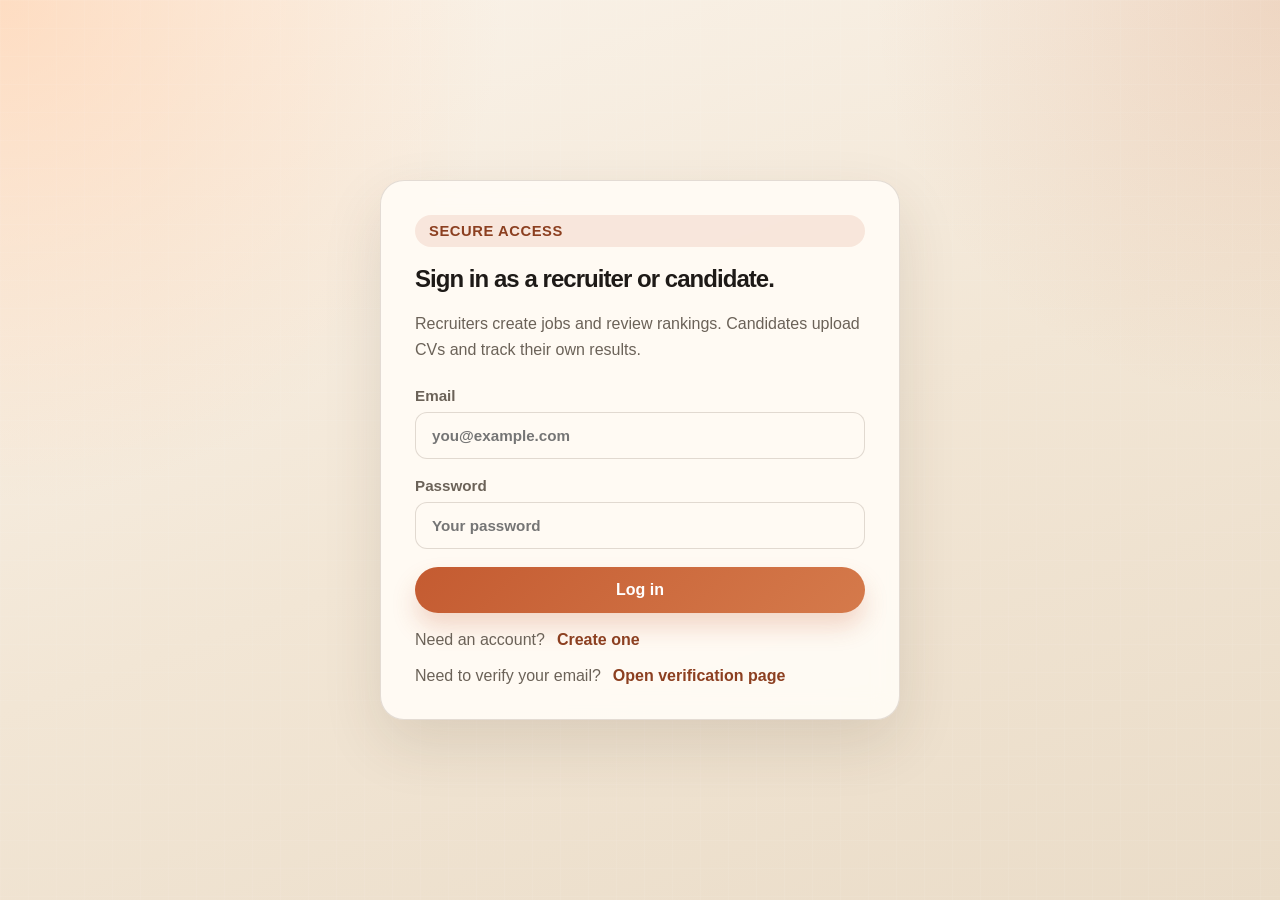
<file: frontend/candidate-dashboard.html>
<!DOCTYPE html>
<html lang="en">
<head>
    <meta charset="UTF-8">
    <meta name="viewport" content="width=device-width, initial-scale=1.0">
    <title>Smart CV Matcher | Candidate Dashboard</title>
    <link rel="stylesheet" href="styles.css">
</head>
<body>
    <section id="toastStack" class="notification-shell" aria-live="polite"></section>

    <main class="shell">
        <section class="hero">
            <span class="eyebrow">Candidate Workspace</span>
            <div class="header">
                <div>
                    <h1>Track your CV submissions and scoring progress.</h1>
                    <p>Choose a job, upload your CV, and watch the AI scoring flow update your status as soon as the backend finishes processing.</p>
                </div>
                <div class="header-actions">
                    <div id="pollStatus" class="status-badge">Polling idle</div>
                    <button class="ghost" type="button" onclick="logout()">Log out</button>
                </div>
            </div>
        </section>

        <section class="dashboard-grid">
            <div class="stack">
                <article class="panel">
                    <h3>Profile</h3>
                    <p id="profileSummary" class="subtle">Loading your auth profile...</p>
                </article>

                <article class="panel">
                    <h3>Available jobs</h3>
                    <p class="subtle">Select the role you want to apply for before uploading your CV.</p>
                    <div id="jobsList" class="job-list"></div>
                </article>
            </div>

            <div class="stack">
                <article class="panel">
                    <h3>Upload CV</h3>
                    <form id="cvForm" class="grid">
                        <div class="grid two">
                            <label>
                                Candidate name
                                <input type="text" id="candidateName" placeholder="Jane Doe" required>
                            </label>
                            <label>
                                Candidate email
                                <input type="email" id="candidateEmail" placeholder="jane@example.com" required>
                            </label>
                        </div>
                        <div class="grid two">
                            <label>
                                Job ID
                                <input type="text" id="uploadJobId" placeholder="Select a job first" required>
                            </label>
                            <label>
                                CV PDF
                                <input type="file" id="cvFile" accept="application/pdf" required>
                            </label>
                        </div>
                        <button class="primary" type="submit">Submit CV</button>
                    </form>
                    <div id="cvMessage" class="message info" hidden></div>
                </article>

                <article class="panel">
                    <h3>My results</h3>
                    <p id="rankingHint" class="subtle">Select a job to see your submission status.</p>
                    <div id="resultsPanel"></div>
                </article>

                <article class="panel">
                    <h3>Notifications</h3>
                    <p class="subtle">You will see a notification here when your CV receives a score.</p>
                    <div id="notificationList" class="notification-list">
                        <p class="subtle">No notifications yet.</p>
                    </div>
                </article>
            </div>
        </section>
    </main>

    <script src="config.js"></script>
    <script src="app.js"></script>
    <script>
        requireSession();

        let jobs = [];
        let activeJobId = localStorage.getItem(storageKeys.activeJobId) || "";
        let pollHandle = null;
        let previousScoresByCvId = {};
        let notifications = [];

        function updatePollStatus(isActive, label) {
            const pollStatus = document.getElementById("pollStatus");
            pollStatus.textContent = label;
            pollStatus.style.background = isActive ? "rgba(39, 114, 74, 0.12)" : "rgba(196, 91, 49, 0.12)";
            pollStatus.style.color = isActive ? "var(--success)" : "var(--accent-deep)";
        }

        function renderNotifications() {
            const container = document.getElementById("notificationList");
            if (!notifications.length) {
                container.innerHTML = "<p class='subtle'>No notifications yet.</p>";
                return;
            }

            container.innerHTML = notifications.map((item) => `
                <div class="notification-card">
                    <strong>${item.title}</strong>
                    <p>${item.message}</p>
                </div>
            `).join("");
        }

        function pushToast(title, message) {
            const stack = document.getElementById("toastStack");
            const toast = document.createElement("article");
            toast.className = "toast success";
            toast.innerHTML = `<strong>${title}</strong><p>${message}</p>`;
            stack.prepend(toast);
            window.setTimeout(() => toast.remove(), 6000);
        }

        function renderProfile(user) {
            document.getElementById("profileSummary").innerHTML = `
                <strong>${user.prenom} ${user.nom}</strong><br>
                ${user.email}<br>
                <span class="subtle">${user.role} · Email verified: ${user.email_verified ? "yes" : "no"}</span>
            `;
            document.getElementById("candidateName").value = `${user.prenom} ${user.nom}`;
            document.getElementById("candidateEmail").value = user.email;
        }

        function saveActiveJob(jobId) {
            activeJobId = String(jobId);
            localStorage.setItem(storageKeys.activeJobId, activeJobId);
            document.getElementById("uploadJobId").value = activeJobId;
            renderJobs();
        }

        function renderJobs() {
            const container = document.getElementById("jobsList");
            if (!jobs.length) {
                container.innerHTML = "<p class='subtle'>No jobs available yet.</p>";
                return;
            }

            container.innerHTML = jobs.map((job) => `
                <div class="job-item ${String(job.id) === String(activeJobId) ? "active" : ""}">
                    <strong>${job.title}</strong>
                    <p class="subtle">${job.description}</p>
                    <div class="meta">
                        <span>ID ${job.id}</span>
                        <span>${job.company || "No company set"}</span>
                        <span>${job.location || "No location set"}</span>
                    </div>
                    <button class="ghost" type="button" onclick="selectJob('${job.id}')">Apply to this job</button>
                </div>
            `).join("");
        }

        function registerScoreNotifications(payload) {
            const currentUser = getStoredUser();
            const completedScores = [];

            payload.cvs.forEach((cv) => {
                if (currentUser && cv.email !== currentUser.email) {
                    return;
                }

                const cvKey = String(cv.cv_id);
                const previousScore = previousScoresByCvId[cvKey];
                previousScoresByCvId[cvKey] = cv.score;

                if (cv.score !== null && previousScore == null) {
                    completedScores.push(cv);
                }
            });

            completedScores.forEach((cv) => {
                const title = `Your CV ${cv.cv_id} has been scored`;
                const message = `For job ${payload.job.id}, your score is ${cv.score} and your current rank is #${cv.rank}.`;
                notifications.unshift({ id: `${payload.job.id}-${cv.cv_id}-${cv.score}`, title, message });
                notifications = notifications.slice(0, 8);
                pushToast(title, message);
            });

            renderNotifications();
        }

        async function loadProfile() {
            const payload = await fetchJson(`${window.APP_CONFIG.AUTH_API_BASE}/profile/`);
            if (payload.user.role !== "CANDIDAT") {
                redirectToDashboard(payload.user);
                return;
            }
            renderProfile(payload.user);
        }

        async function loadJobs() {
            jobs = await fetchJson(`${window.APP_CONFIG.JOB_API_BASE}/jobs/`);
            renderJobs();
            if (!activeJobId && jobs.length) {
                saveActiveJob(jobs[0].id);
                await loadRankings();
            }
        }

        async function uploadCv(event) {
            event.preventDefault();
            hideMessage("cvMessage");

            const selectedFile = document.getElementById("cvFile").files[0];
            if (!selectedFile) {
                showMessage("cvMessage", "Select a PDF before uploading.", "error");
                return;
            }

            const formData = new FormData();
            formData.append("candidate_name", document.getElementById("candidateName").value);
            formData.append("email", document.getElementById("candidateEmail").value);
            formData.append("job_id", document.getElementById("uploadJobId").value);
            formData.append("file", selectedFile);

            try {
                const token = getAccessToken();
                const response = await fetch(`${window.APP_CONFIG.CV_API_BASE}/upload/`, {
                    method: "POST",
                    headers: {
                        Authorization: `Bearer ${token}`,
                    },
                    body: formData,
                });

                const payload = await response.json();
                if (!response.ok) {
                    throw new Error(payload.detail || "CV upload failed.");
                }

                showMessage("cvMessage", `CV ${payload.cv_id} accepted for scoring.`, "success");
                document.getElementById("cvFile").value = "";
                startPolling();
                await loadRankings();
            } catch (error) {
                showMessage("cvMessage", error.message || "CV upload failed.", "error");
            }
        }

        async function loadRankings() {
            if (!activeJobId) {
                document.getElementById("resultsPanel").innerHTML = "";
                renderNotifications();
                return;
            }

            try {
                const payload = await fetchJson(`${window.APP_CONFIG.CV_API_BASE}/job/${activeJobId}/`);
                const currentUser = getStoredUser();
                const myRows = payload.cvs.filter((cv) => !currentUser || cv.email === currentUser.email);

                document.getElementById("rankingHint").innerHTML = `
                    <strong>${payload.job.title}</strong><br>
                    <span class="subtle">Job ${payload.job.id} · Your submissions refresh automatically while scoring is in progress.</span>
                `;

                registerScoreNotifications(payload);

                if (!myRows.length) {
                    document.getElementById("resultsPanel").innerHTML = "<p class='subtle'>You have not uploaded a CV for this job yet.</p>";
                    return;
                }

                document.getElementById("resultsPanel").innerHTML = `
                    <table class="results-table">
                        <thead>
                            <tr>
                                <th>CV</th>
                                <th>Status</th>
                                <th>Score</th>
                                <th>Rank</th>
                            </tr>
                        </thead>
                        <tbody>
                            ${myRows.map((cv) => `
                                <tr>
                                    <td>${cv.candidate_name}</td>
                                    <td>${cv.score === null ? "Processing" : "Scored"}</td>
                                    <td>${cv.score === null ? "..." : cv.score}</td>
                                    <td>#${cv.rank}</td>
                                </tr>
                            `).join("")}
                        </tbody>
                    </table>
                `;
            } catch (error) {
                document.getElementById("resultsPanel").innerHTML = `<p class="message error">${error.message || "Failed to load rankings."}</p>`;
            }
        }

        function startPolling() {
            if (!activeJobId) {
                return;
            }

            if (pollHandle) {
                window.clearInterval(pollHandle);
            }

            updatePollStatus(true, `Polling job ${activeJobId}`);
            pollHandle = window.setInterval(loadRankings, window.APP_CONFIG.POLL_INTERVAL_MS);
        }

        async function selectJob(jobId) {
            saveActiveJob(jobId);
            await loadRankings();
            startPolling();
        }

        document.getElementById("cvForm").addEventListener("submit", uploadCv);

        (async function bootstrap() {
            try {
                const user = getStoredUser();
                if (user) {
                    if (user.role !== "CANDIDAT") {
                        redirectToDashboard(user);
                        return;
                    }
                    renderProfile(user);
                }

                await loadProfile();
                await loadJobs();

                if (activeJobId) {
                    document.getElementById("uploadJobId").value = activeJobId;
                    startPolling();
                    await loadRankings();
                } else {
                    updatePollStatus(false, "Polling idle");
                }

                renderNotifications();
            } catch (error) {
                clearSession();
                window.location.href = "login.html";
            }
        })();
    </script>
</body>
</html>
</file>
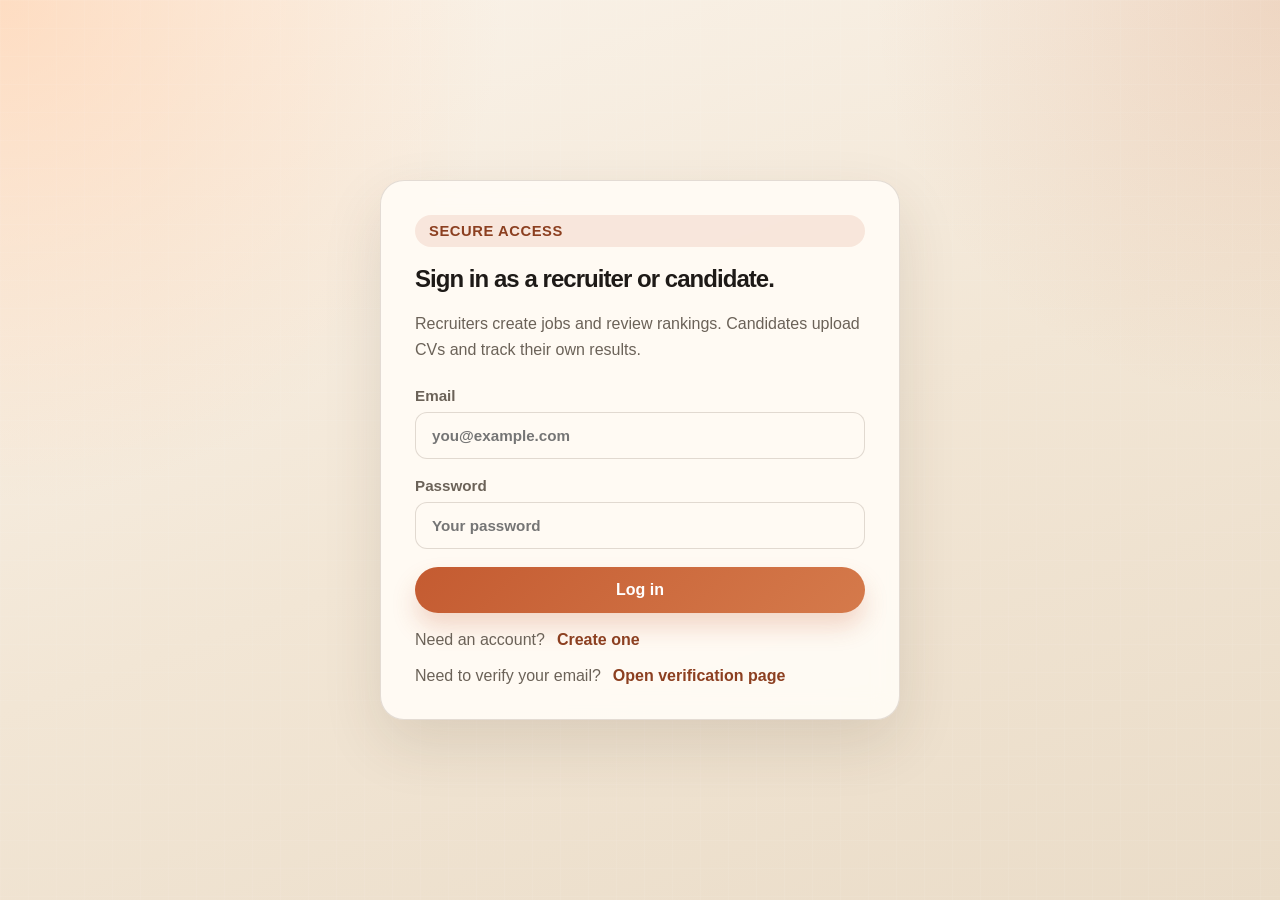
<file: frontend/dashboard.html>
<!DOCTYPE html>
<html lang="en">
<head>
    <meta charset="UTF-8">
    <meta name="viewport" content="width=device-width, initial-scale=1.0">
    <title>Smart CV Matcher | Dashboard</title>
    <link rel="stylesheet" href="styles.css">
</head>
<body>
    <section id="toastStack" class="notification-shell" aria-live="polite"></section>

    <main class="shell">
        <section class="hero">
            <span class="eyebrow">Async Scoring Dashboard</span>
            <div class="header">
                <div>
                    <h1>Manage jobs and monitor scoring results from one place.</h1>
                    <p>Create a job, select it from the list, and watch rankings update while RabbitMQ, the AI worker, and the notification service complete the scoring flow behind the scenes.</p>
                </div>
                <div class="header-actions">
                    <div id="pollStatus" class="status-badge">Polling idle</div>
                    <button class="ghost" type="button" onclick="logout()">Log out</button>
                </div>
            </div>
        </section>

        <section class="dashboard-grid">
            <div class="stack">
                <article class="panel panel-compact">
                    <div class="panel-title-row">
                        <h3>Profile</h3>
                        <span class="panel-kicker">Recruiter workspace</span>
                    </div>
                    <div id="profileSummary" class="profile-card">
                        <p class="subtle">Loading your auth profile...</p>
                    </div>
                </article>

                <article class="panel">
                    <div class="panel-title-row">
                        <h3>Create job</h3>
                        <span class="panel-kicker">New opening</span>
                    </div>
                    <form id="jobForm" class="grid">
                        <label>
                            Job title
                            <input type="text" id="jobTitle" placeholder="Senior Backend Engineer" required>
                        </label>
                        <label>
                            Job description
                            <textarea id="jobDescription" placeholder="Python, Django, RabbitMQ, observability..." required></textarea>
                        </label>
                        <button class="primary" type="submit">Create job</button>
                    </form>
                    <div id="jobMessage" class="message info" hidden></div>
                </article>
            </div>

            <div class="stack">
                <article class="panel">
                    <div class="panel-title-row">
                        <h3>Jobs</h3>
                        <span class="panel-kicker">Live list</span>
                    </div>
                    <p class="subtle">Select a job to keep the ranking panel refreshed.</p>
                    <div id="jobsList" class="job-list job-list-scroll"></div>
                </article>

                <article class="panel">
                    <div class="panel-title-row">
                        <h3>Rankings</h3>
                        <span class="panel-kicker">Candidates</span>
                    </div>
                    <div id="rankingHint" class="subtle">Choose a job to fetch ranked CVs.</div>
                    <div id="rankingStats" class="stats-strip" hidden></div>
                    <div id="resultsPanel" class="results-shell"></div>
                </article>

                <article class="panel">
                    <div class="panel-title-row">
                        <h3>Notifications</h3>
                        <span class="panel-kicker">Recent activity</span>
                    </div>
                    <p class="subtle">Recruiter-facing alerts appear here when CV scoring completes.</p>
                    <div id="notificationList" class="notification-list">
                        <div class="empty-state">
                            <p class="subtle">No notifications yet.</p>
                        </div>
                    </div>
                </article>
            </div>
        </section>
    </main>

    <script src="config.js"></script>
    <script src="app.js"></script>
    <script>
        requireSession();

        let jobs = [];
        let activeJobId = localStorage.getItem(storageKeys.activeJobId) || "";
        let pollHandle = null;
        let previousScoresByCvId = {};
        let notifications = [];

        function updatePollStatus(isActive, label) {
            const pollStatus = document.getElementById("pollStatus");
            pollStatus.textContent = label;
            pollStatus.style.background = isActive ? "rgba(39, 114, 74, 0.12)" : "rgba(196, 91, 49, 0.12)";
            pollStatus.style.color = isActive ? "var(--success)" : "var(--accent-deep)";
        }

        function renderNotifications() {
            const container = document.getElementById("notificationList");
            if (!notifications.length) {
                container.innerHTML = "<div class='empty-state'><p class='subtle'>No notifications yet.</p></div>";
                return;
            }

            container.innerHTML = notifications.map((item) => `
                <div class="notification-card">
                    <strong>${item.title}</strong>
                    <p>${item.message}</p>
                </div>
            `).join("");
        }

        function pushToast(title, message) {
            const stack = document.getElementById("toastStack");
            const toast = document.createElement("article");
            toast.className = "toast success";
            toast.innerHTML = `<strong>${title}</strong><p>${message}</p>`;
            stack.prepend(toast);
            window.setTimeout(() => toast.remove(), 6000);
        }

        function registerScoreNotifications(payload) {
            const completedScores = [];

            payload.cvs.forEach((cv) => {
                const cvKey = String(cv.cv_id);
                const previousScore = previousScoresByCvId[cvKey];
                previousScoresByCvId[cvKey] = cv.score;

                if (cv.score !== null && previousScore == null) {
                    completedScores.push(cv);
                }
            });

            if (!completedScores.length) {
                return;
            }

            completedScores.forEach((cv) => {
                const title = `CV ${cv.cv_id} scored for job ${payload.job.id}`;
                const message = `${cv.candidate_name} is now ranked #${cv.rank} with a score of ${cv.score}.`;
                notifications.unshift({
                    id: `${payload.job.id}-${cv.cv_id}-${cv.score}`,
                    title,
                    message,
                });
                notifications = notifications.slice(0, 8);
                pushToast(title, message);
            });

            renderNotifications();
        }

        function saveActiveJob(jobId) {
            activeJobId = String(jobId);
            localStorage.setItem(storageKeys.activeJobId, activeJobId);
            renderJobs();
        }

        function renderJobs() {
            const container = document.getElementById("jobsList");
            if (!jobs.length) {
                container.innerHTML = "<div class='empty-state'><p class='subtle'>No jobs yet. Create one to begin scoring.</p></div>";
                return;
            }

            container.innerHTML = jobs.map((job) => `
                <div class="job-item ${String(job.id) === String(activeJobId) ? "active" : ""}">
                    <div class="job-item-head">
                        <strong>${job.title}</strong>
                        <span class="job-id-chip">Job ${job.id}</span>
                    </div>
                    <p class="subtle job-description">${job.description}</p>
                    <div class="meta">
                        <span>${job.company || "No company set"}</span>
                        <span>${job.location || "No location set"}</span>
                    </div>
                    <button class="ghost" type="button" onclick="selectJob('${job.id}')">View rankings</button>
                </div>
            `).join("");
        }

        function renderProfile(user) {
            document.getElementById("profileSummary").innerHTML = `
                <div class="profile-card-head">
                    <div>
                        <strong>${user.prenom} ${user.nom}</strong>
                        <p>${user.email}</p>
                    </div>
                    <span class="profile-chip">${user.role}</span>
                </div>
                <div class="profile-meta">
                    <span>Email verified: ${user.email_verified ? "Yes" : "No"}</span>
                    <span>Access: Recruiter dashboard</span>
                </div>
            `;
        }

        async function loadProfile() {
            const payload = await fetchJson(`${window.APP_CONFIG.AUTH_API_BASE}/profile/`);
            if (payload.user.role !== "RECRUTEUR") {
                redirectToDashboard(payload.user);
                return;
            }
            renderProfile(payload.user);
        }

        async function loadJobs() {
            jobs = await fetchJson(`${window.APP_CONFIG.JOB_API_BASE}/jobs/`);
            renderJobs();
            if (!activeJobId && jobs.length) {
                saveActiveJob(jobs[0].id);
                await loadRankings();
            }
        }

        async function createJob(event) {
            event.preventDefault();
            hideMessage("jobMessage");

            try {
                const payload = await fetchJson(`${window.APP_CONFIG.JOB_API_BASE}/jobs/`, {
                    method: "POST",
                    headers: { "Content-Type": "application/json" },
                    body: JSON.stringify({
                        title: document.getElementById("jobTitle").value,
                        description: document.getElementById("jobDescription").value,
                    }),
                });

                showMessage("jobMessage", `Job ${payload.id} created successfully.`, "success");
                document.getElementById("jobForm").reset();
                await loadJobs();
                saveActiveJob(payload.id);
                await loadRankings();
            } catch (error) {
                showMessage("jobMessage", error.message || "Job creation failed.", "error");
            }
        }

        async function loadRankings() {
            const resultsPanel = document.getElementById("resultsPanel");
            const rankingStats = document.getElementById("rankingStats");

            if (!activeJobId) {
                resultsPanel.innerHTML = "";
                rankingStats.hidden = true;
                renderNotifications();
                return;
            }

            try {
                const payload = await fetchJson(`${window.APP_CONFIG.CV_API_BASE}/job/${activeJobId}/`);
                const scoredCount = payload.cvs.filter((cv) => cv.score !== null).length;
                const processingCount = payload.cvs.length - scoredCount;

                document.getElementById("rankingHint").innerHTML = `
                    <div class="results-heading">
                        <strong>${payload.job.title}</strong>
                        <span class="job-id-chip">Job ${payload.job.id}</span>
                    </div>
                    <span class="subtle">Rankings update automatically while scores are processing.</span>
                `;

                rankingStats.hidden = false;
                rankingStats.innerHTML = `
                    <div class="stat-tile">
                        <span class="stat-label">Candidates</span>
                        <strong>${payload.cvs.length}</strong>
                    </div>
                    <div class="stat-tile">
                        <span class="stat-label">Scored</span>
                        <strong>${scoredCount}</strong>
                    </div>
                    <div class="stat-tile">
                        <span class="stat-label">Processing</span>
                        <strong>${processingCount}</strong>
                    </div>
                `;

                registerScoreNotifications(payload);

                if (!payload.cvs.length) {
                    resultsPanel.innerHTML = "<div class='empty-state'><p class='subtle'>No CVs uploaded for this job yet.</p></div>";
                    return;
                }

                resultsPanel.innerHTML = `
                    <div class="results-scroll">
                        <table class="results-table">
                            <thead>
                                <tr>
                                    <th>Rank</th>
                                    <th>Candidate</th>
                                    <th>Email</th>
                                    <th>Status</th>
                                    <th>Score</th>
                                </tr>
                            </thead>
                            <tbody>
                                ${payload.cvs.map((cv) => `
                                    <tr>
                                        <td><span class="rank-pill">#${cv.rank}</span></td>
                                        <td class="candidate-cell"><strong>${cv.candidate_name}</strong></td>
                                        <td class="candidate-email">${cv.email}</td>
                                        <td>
                                            <span class="table-status ${cv.score === null ? "pending" : "done"}">
                                                ${cv.score === null ? "Processing" : "Scored"}
                                            </span>
                                        </td>
                                        <td class="score-cell">${cv.score === null ? "..." : cv.score}</td>
                                    </tr>
                                `).join("")}
                            </tbody>
                        </table>
                    </div>
                `;
            } catch (error) {
                rankingStats.hidden = true;
                resultsPanel.innerHTML = `<p class="message error">${error.message || "Failed to load rankings."}</p>`;
            }
        }

        function startPolling() {
            if (!activeJobId) {
                return;
            }

            if (pollHandle) {
                window.clearInterval(pollHandle);
            }

            updatePollStatus(true, `Polling job ${activeJobId}`);
            pollHandle = window.setInterval(loadRankings, window.APP_CONFIG.POLL_INTERVAL_MS);
        }

        async function selectJob(jobId) {
            saveActiveJob(jobId);
            await loadRankings();
            startPolling();
        }

        document.getElementById("jobForm").addEventListener("submit", createJob);

        (async function bootstrap() {
            try {
                const user = getStoredUser();
                if (user) {
                    if (user.role !== "RECRUTEUR") {
                        redirectToDashboard(user);
                        return;
                    }
                    renderProfile(user);
                }

                await loadProfile();
                await loadJobs();

                if (activeJobId) {
                    startPolling();
                    await loadRankings();
                } else {
                    updatePollStatus(false, "Polling idle");
                }

                renderNotifications();
            } catch (error) {
                clearSession();
                window.location.href = "login.html";
            }
        })();
    </script>
</body>
</html>
</file>
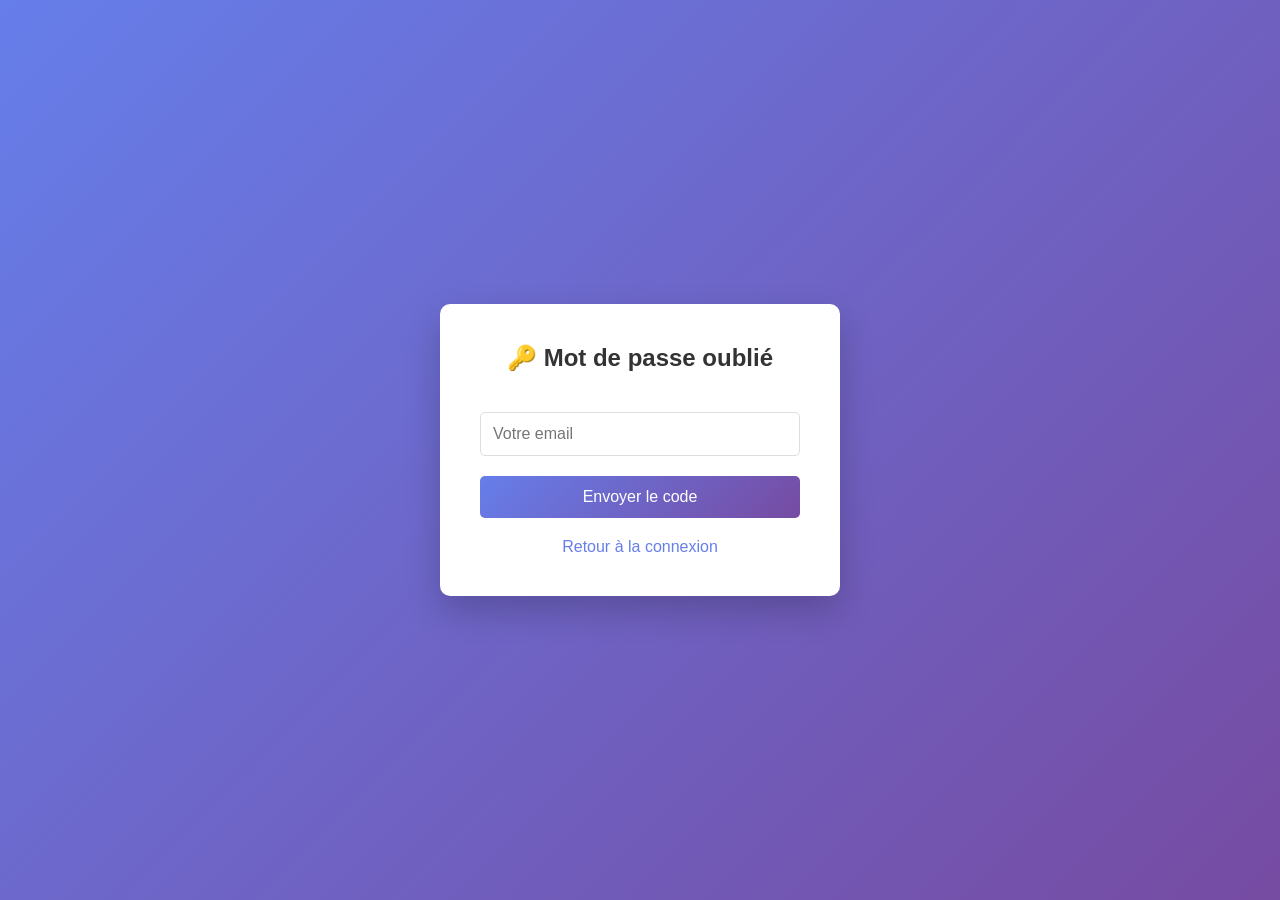
<file: frontend/forgot-password.html>
<!DOCTYPE html>
<html lang="fr">
<head>
    <meta charset="UTF-8">
    <title>Mot de passe oublié</title>
    <style>
        * { margin: 0; padding: 0; box-sizing: border-box; }
        body { font-family: 'Segoe UI', Tahoma, Geneva, Verdana, sans-serif; background: linear-gradient(135deg, #667eea 0%, #764ba2 100%); min-height: 100vh; display: flex; justify-content: center; align-items: center; }
        .container { background: white; border-radius: 10px; box-shadow: 0 15px 35px rgba(0,0,0,0.2); width: 400px; padding: 40px; }
        h2 { text-align: center; margin-bottom: 30px; color: #333; }
        input { width: 100%; padding: 12px; margin: 10px 0; border: 1px solid #ddd; border-radius: 5px; font-size: 16px; }
        button { width: 100%; padding: 12px; background: linear-gradient(135deg, #667eea 0%, #764ba2 100%); color: white; border: none; border-radius: 5px; font-size: 16px; cursor: pointer; transition: 0.3s; margin-top: 10px; }
        button:hover { transform: translateY(-2px); box-shadow: 0 5px 15px rgba(0,0,0,0.2); }
        .message { margin: 15px 0; padding: 10px; border-radius: 5px; display: none; }
        .error { background: #fee; color: #c00; border: 1px solid #fcc; display: block; }
        .success { background: #efe; color: #0a0; border: 1px solid #cfc; display: block; }
        .links { text-align: center; margin-top: 20px; }
        .links a { color: #667eea; text-decoration: none; }
        .step { display: none; }
        .step.active { display: block; }
    </style>
</head>
<body>
    <div class="container">
        <div id="step1" class="step active">
            <h2>🔑 Mot de passe oublié</h2>
            <div id="message1" class="message"></div>
            <input type="email" id="email" placeholder="Votre email">
            <button onclick="envoyerCode()">Envoyer le code</button>
            <div class="links"><a href="login.html">Retour à la connexion</a></div>
        </div>

        <div id="step2" class="step">
            <h2>🔄 Réinitialisation</h2>
            <div id="message2" class="message"></div>
            <input type="text" id="code" placeholder="Code reçu par email">
            <input type="password" id="new_password" placeholder="Nouveau mot de passe">
            <input type="password" id="confirm_password" placeholder="Confirmer">
            <button onclick="resetPassword()">Réinitialiser</button>
            <div class="links"><a href="login.html">Retour à la connexion</a></div>
        </div>
    </div>

    <script src="config.js"></script>
    <script>
        let currentEmail = '';

        async function envoyerCode() {
            const email = document.getElementById('email').value;
            currentEmail = email;
            const msgDiv = document.getElementById('message1');
            
            if (!email) {
                msgDiv.innerHTML = 'Veuillez entrer votre email';
                msgDiv.className = 'message error';
                return;
            }
            
            try {
                const response = await fetch(`${window.APP_CONFIG.AUTH_API_BASE}/forgot-password/`, {
                    method: 'POST',
                    headers: {'Content-Type': 'application/json'},
                    body: JSON.stringify({email})
                });
                
                const data = await response.json();
                
                if (data.success) {
                    msgDiv.innerHTML = data.message;
                    msgDiv.className = 'message success';
                    document.getElementById('step1').classList.remove('active');
                    document.getElementById('step2').classList.add('active');
                } else {
                    msgDiv.innerHTML = data.message;
                    msgDiv.className = 'message error';
                }
            } catch (error) {
                msgDiv.innerHTML = 'Erreur de connexion au serveur';
                msgDiv.className = 'message error';
            }
        }

        async function resetPassword() {
            const code = document.getElementById('code').value;
            const new_password = document.getElementById('new_password').value;
            const confirm_password = document.getElementById('confirm_password').value;
            const msgDiv = document.getElementById('message2');
            
            if (!code || !new_password) {
                msgDiv.innerHTML = 'Veuillez remplir tous les champs';
                msgDiv.className = 'message error';
                return;
            }
            
            if (new_password !== confirm_password) {
                msgDiv.innerHTML = 'Les mots de passe ne correspondent pas';
                msgDiv.className = 'message error';
                return;
            }
            
            try {
                const response = await fetch(`${window.APP_CONFIG.AUTH_API_BASE}/reset-password/`, {
                    method: 'POST',
                    headers: {'Content-Type': 'application/json'},
                    body: JSON.stringify({
                        email: currentEmail,
                        code,
                        new_password,
                        confirm_password,
                    })
                });
                
                const data = await response.json();
                
                if (data.success) {
                    msgDiv.innerHTML = data.message;
                    msgDiv.className = 'message success';
                    setTimeout(() => {
                        window.location.href = 'login.html';
                    }, 2000);
                } else {
                    msgDiv.innerHTML = data.message;
                    msgDiv.className = 'message error';
                }
            } catch (error) {
                msgDiv.innerHTML = 'Erreur de connexion au serveur';
                msgDiv.className = 'message error';
            }
        }
    </script>
</body>
</html>
</file>
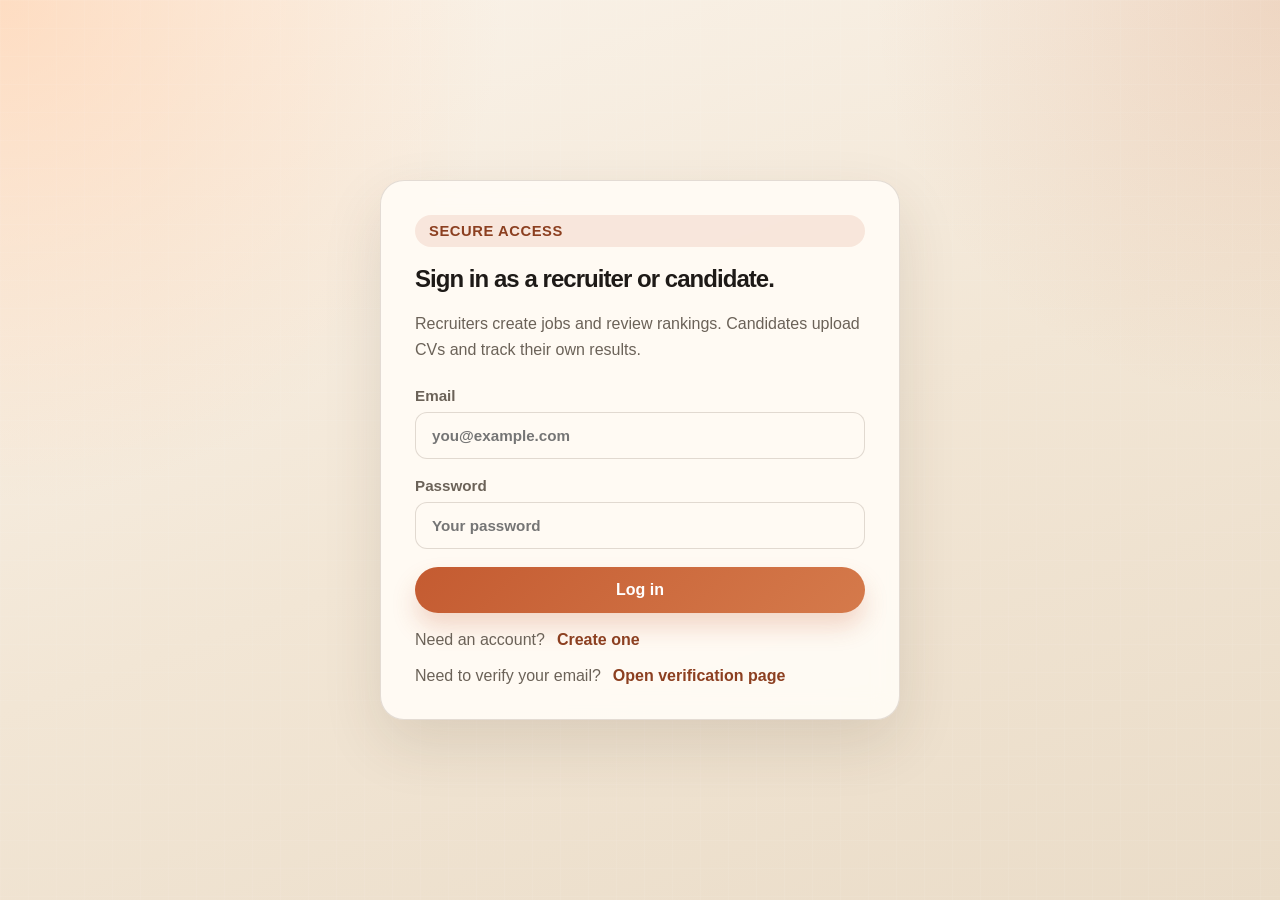
<file: frontend/login.html>
<!DOCTYPE html>
<html lang="en">
<head>
    <meta charset="UTF-8">
    <meta name="viewport" content="width=device-width, initial-scale=1.0">
    <title>Smart CV Matcher | Login</title>
    <link rel="stylesheet" href="styles.css">
</head>
<body class="auth-layout">
    <main class="card auth-card">
        <div class="hero">
            <span class="eyebrow">Secure Access</span>
            <h2>Sign in as a recruiter or candidate.</h2>
            <p>Recruiters create jobs and review rankings. Candidates upload CVs and track their own results.</p>
        </div>

        <form id="loginForm" class="grid">
            <label>
                Email
                <input type="email" id="email" placeholder="you@example.com" required>
            </label>
            <label>
                Password
                <input type="password" id="password" placeholder="Your password" required>
            </label>
            <button class="primary" type="submit">Log in</button>
        </form>

        <div id="loginMessage" class="message info" hidden></div>

        <div class="link-row">
            <span>Need an account?</span>
            <a href="register.html">Create one</a>
        </div>
        <div class="link-row">
            <span>Need to verify your email?</span>
            <a href="verify-email.html">Open verification page</a>
        </div>
    </main>

    <script src="config.js"></script>
    <script src="app.js"></script>
    <script>
        document.getElementById("loginForm").addEventListener("submit", async (event) => {
            event.preventDefault();
            hideMessage("loginMessage");

            try {
                const payload = await fetchJson(`${window.APP_CONFIG.AUTH_API_BASE}/login/`, {
                    method: "POST",
                    headers: { "Content-Type": "application/json" },
                    body: JSON.stringify({
                        email: document.getElementById("email").value,
                        password: document.getElementById("password").value,
                    }),
                });

                clearSession();
                persistSession(payload);
                showMessage("loginMessage", "Login successful. Redirecting...", "success");
                window.setTimeout(() => {
                    redirectToDashboard(payload.user);
                }, 700);
            } catch (error) {
                if (error.status === 403 && error.payload && error.payload.requires_verification && error.payload.email) {
                    clearSession();
                    const verificationMessage = getVerificationDeliveryMessage(
                        error.payload,
                        error.message || "Verify your email before logging in."
                    );
                    showMessage("loginMessage", verificationMessage, "error");
                    window.setTimeout(() => {
                        window.location.href = `verify-email.html?email=${encodeURIComponent(error.payload.email)}`;
                    }, 1200);
                    return;
                }

                showMessage("loginMessage", error.message || "Login failed.", "error");
            }
        });
    </script>
</body>
</html>
</file>
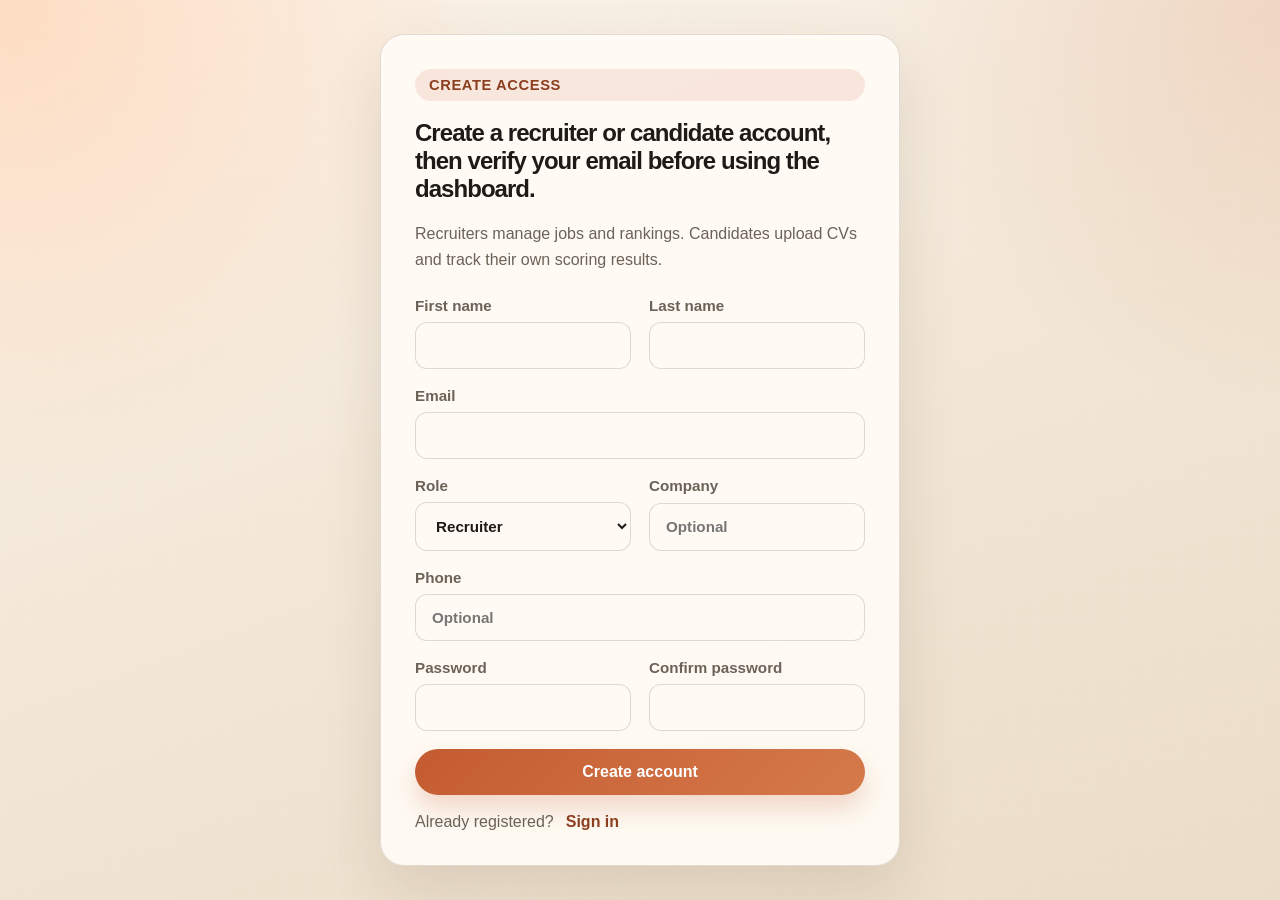
<file: frontend/register.html>
<!DOCTYPE html>
<html lang="en">
<head>
    <meta charset="UTF-8">
    <meta name="viewport" content="width=device-width, initial-scale=1.0">
    <title>Smart CV Matcher | Register</title>
    <link rel="stylesheet" href="styles.css">
</head>
<body class="auth-layout">
    <main class="card auth-card">
        <div class="hero">
            <span class="eyebrow">Create Access</span>
            <h2>Create a recruiter or candidate account, then verify your email before using the dashboard.</h2>
            <p>Recruiters manage jobs and rankings. Candidates upload CVs and track their own scoring results.</p>
        </div>

        <form id="registerForm" class="grid">
            <div class="grid two">
                <label>
                    First name
                    <input type="text" id="prenom" required>
                </label>
                <label>
                    Last name
                    <input type="text" id="nom" required>
                </label>
            </div>

            <label>
                Email
                <input type="email" id="email" required>
            </label>

            <div class="grid two">
                <label>
                    Role
                    <select id="role">
                        <option value="RECRUTEUR">Recruiter</option>
                        <option value="CANDIDAT">Candidate</option>
                    </select>
                </label>
                <label>
                    Company
                    <input type="text" id="entreprise" placeholder="Optional">
                </label>
            </div>

            <label>
                Phone
                <input type="text" id="telephone" placeholder="Optional">
            </label>

            <div class="grid two">
                <label>
                    Password
                    <input type="password" id="password" required>
                </label>
                <label>
                    Confirm password
                    <input type="password" id="passwordConfirm" required>
                </label>
            </div>

            <button class="primary" type="submit">Create account</button>
        </form>

        <div id="registerMessage" class="message info" hidden></div>

        <div class="link-row">
            <span>Already registered?</span>
            <a href="login.html">Sign in</a>
        </div>
    </main>

    <script src="config.js"></script>
    <script src="app.js"></script>
    <script>
        document.getElementById("registerForm").addEventListener("submit", async (event) => {
            event.preventDefault();
            hideMessage("registerMessage");

            const password = document.getElementById("password").value;
            const passwordConfirm = document.getElementById("passwordConfirm").value;
            const email = document.getElementById("email").value;
            const role = document.getElementById("role").value;

            if (password !== passwordConfirm) {
                showMessage("registerMessage", "Passwords do not match.", "error");
                return;
            }

            try {
                const payload = await fetchJson(`${window.APP_CONFIG.AUTH_API_BASE}/register/`, {
                    method: "POST",
                    headers: { "Content-Type": "application/json" },
                    body: JSON.stringify({
                        nom: document.getElementById("nom").value,
                        prenom: document.getElementById("prenom").value,
                        email,
                        role,
                        entreprise: document.getElementById("entreprise").value,
                        telephone: document.getElementById("telephone").value,
                        password,
                        password_confirm: passwordConfirm,
                    }),
                });

                clearSession();
                persistSession(payload);
                const successMessage = payload.email_delivery === "console"
                    ? getVerificationDeliveryMessage(payload, "Account created. Verify your email next.")
                    : "Account created. Check your inbox for the verification code, then verify your email.";
                showMessage("registerMessage", successMessage, "success");
                window.setTimeout(() => {
                    window.location.href = `verify-email.html?email=${encodeURIComponent(email)}&role=${encodeURIComponent(role)}`;
                }, 700);
            } catch (error) {
                showMessage("registerMessage", error.message || "Registration failed.", "error");
            }
        });
    </script>
</body>
</html>
</file>
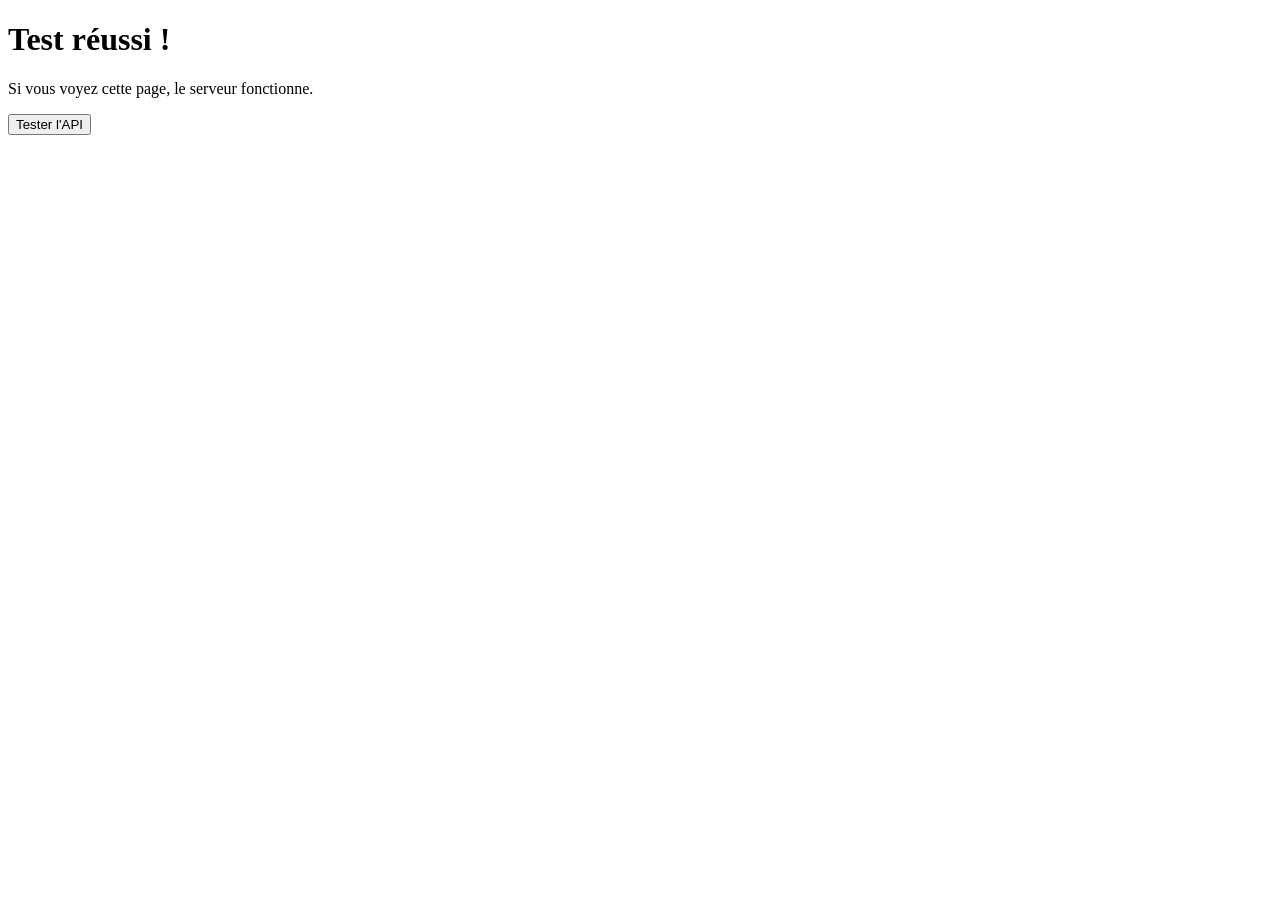
<file: frontend/test.html>
<!DOCTYPE html>
<html>
<head>
    <title>Test</title>
</head>
<body>
    <h1>Test réussi !</h1>
    <p>Si vous voyez cette page, le serveur fonctionne.</p>
    <button onclick="testAPI()">Tester l'API</button>
    <div id="result"></div>

    <script src="config.js"></script>
    <script>
        async function testAPI() {
            try {
                const response = await fetch(`${window.APP_CONFIG.AUTH_API_BASE}/health/`);
                const data = await response.json();
                document.getElementById('result').innerHTML = '<pre>' + JSON.stringify(data, null, 2) + '</pre>';
            } catch (error) {
                document.getElementById('result').innerHTML = 'Erreur: ' + error.message;
            }
        }
    </script>
</body>
</html>
</file>
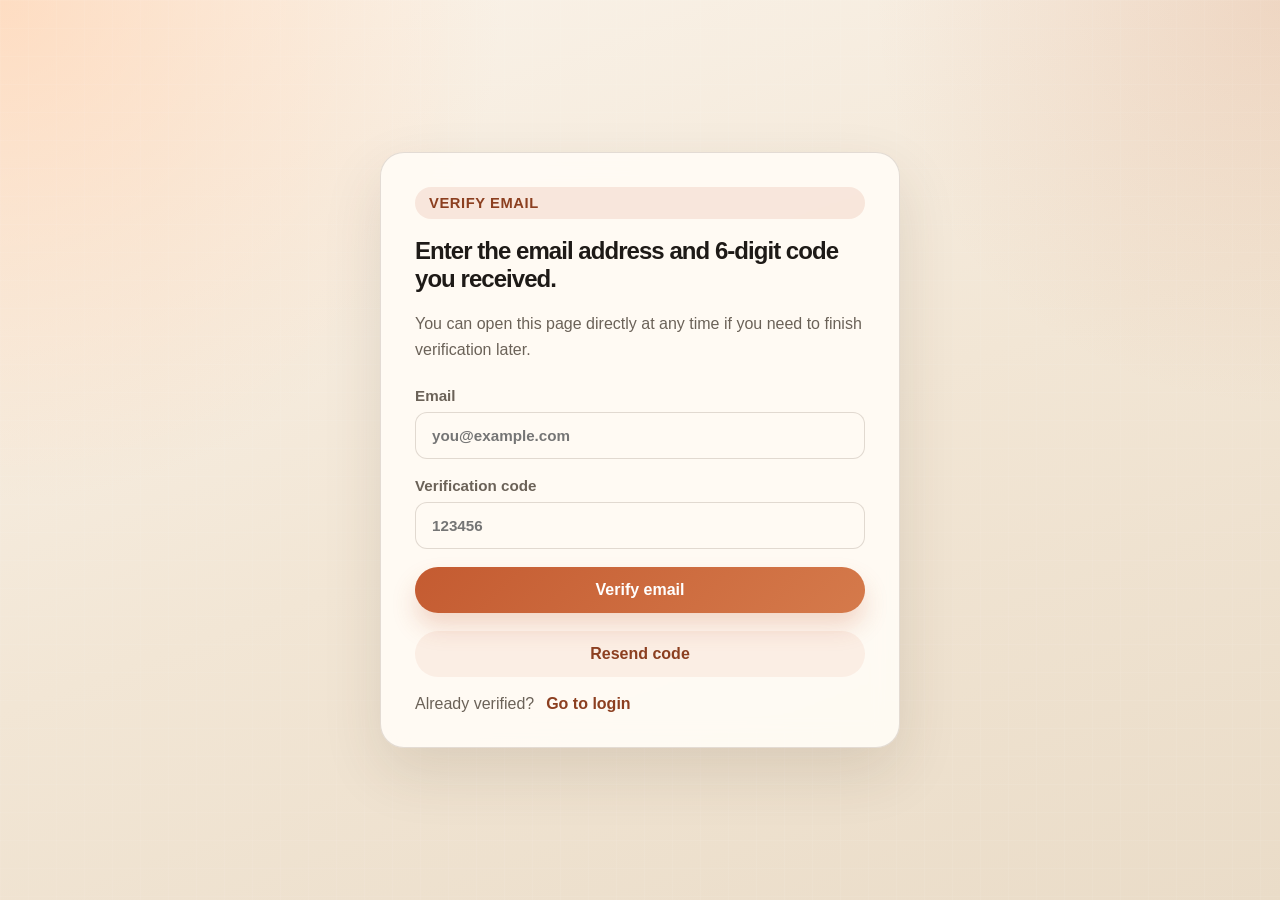
<file: frontend/verify-email.html>
<!DOCTYPE html>
<html lang="en">
<head>
    <meta charset="UTF-8">
    <meta name="viewport" content="width=device-width, initial-scale=1.0">
    <title>Smart CV Matcher | Verify Email</title>
    <link rel="stylesheet" href="styles.css">
</head>
<body class="auth-layout">
    <main class="card auth-card">
        <div class="hero">
            <span class="eyebrow">Verify Email</span>
            <h2>Enter the email address and 6-digit code you received.</h2>
            <p>You can open this page directly at any time if you need to finish verification later.</p>
        </div>

        <form id="verifyForm" class="grid">
            <label>
                Email
                <input type="email" id="email" placeholder="you@example.com" required>
            </label>
            <label>
                Verification code
                <input type="text" id="code" placeholder="123456" maxlength="6" required>
            </label>
            <button class="primary" type="submit">Verify email</button>
            <button class="ghost" type="button" id="resendButton">Resend code</button>
        </form>

        <div id="verifyMessage" class="message info" hidden></div>
        <div class="link-row">
            <span>Already verified?</span>
            <a href="login.html">Go to login</a>
        </div>
    </main>

    <script src="config.js"></script>
    <script src="app.js"></script>
    <script>
        const urlParams = new URLSearchParams(window.location.search);
        const emailInput = document.getElementById("email");
        const codeInput = document.getElementById("code");

        if (urlParams.get("email")) {
            emailInput.value = urlParams.get("email");
        }

        document.getElementById("verifyForm").addEventListener("submit", async (event) => {
            event.preventDefault();
            hideMessage("verifyMessage");

            const email = emailInput.value;
            const code = codeInput.value.trim();
            if (!code || code.length !== 6) {
                showMessage("verifyMessage", "Enter a valid 6-digit code.", "error");
                return;
            }

            try {
                const payload = await fetchJson(`${window.APP_CONFIG.AUTH_API_BASE}/verify-email/`, {
                    method: "POST",
                    headers: { "Content-Type": "application/json" },
                    body: JSON.stringify({ email, code }),
                });

                clearSession();
                persistSession(payload);
                showMessage("verifyMessage", payload.message || "Email verified successfully.", "success");

                window.setTimeout(() => {
                    if (payload.user) {
                        redirectToDashboard(payload.user);
                    } else {
                        window.location.href = "login.html";
                    }
                }, 900);
            } catch (error) {
                showMessage("verifyMessage", error.message || "Verification failed.", "error");
            }
        });

        document.getElementById("resendButton").addEventListener("click", async () => {
            hideMessage("verifyMessage");
            const email = emailInput.value;
            if (!email) {
                showMessage("verifyMessage", "Enter your email first.", "error");
                return;
            }

            try {
                const payload = await fetchJson(`${window.APP_CONFIG.AUTH_API_BASE}/send-verification-code/`, {
                    method: "POST",
                    headers: { "Content-Type": "application/json" },
                    body: JSON.stringify({ email }),
                });
                const resendMessage = getVerificationDeliveryMessage(
                    payload,
                    payload.message || "Verification code sent."
                );
                showMessage("verifyMessage", resendMessage, "success");
            } catch (error) {
                showMessage("verifyMessage", error.message || "Could not resend code.", "error");
            }
        });
    </script>
</body>
</html>
</file>
<file: frontend/styles.css>
:root {
  --canvas: #f4efe6;
  --panel: rgba(255, 251, 245, 0.94);
  --panel-strong: #fffaf3;
  --ink: #1e1a17;
  --muted: #6b6258;
  --accent: #c45b31;
  --accent-deep: #8c3f20;
  --accent-soft: #f0d3bf;
  --line: rgba(83, 67, 54, 0.16);
  --success: #27724a;
  --danger: #a73d2f;
  --shadow: 0 24px 60px rgba(67, 46, 27, 0.12);
  --radius-lg: 24px;
  --radius-md: 18px;
  --radius-sm: 12px;
}

* {
  box-sizing: border-box;
}

body {
  margin: 0;
  min-height: 100vh;
  font-family: "Trebuchet MS", "Avenir Next", "Segoe UI", sans-serif;
  color: var(--ink);
  background:
    radial-gradient(circle at top left, rgba(255, 211, 177, 0.7), transparent 32%),
    radial-gradient(circle at top right, rgba(205, 109, 60, 0.16), transparent 26%),
    linear-gradient(160deg, #fbf4eb 0%, #f2e6d5 52%, #eadcc8 100%);
}

body::before {
  content: "";
  position: fixed;
  inset: 0;
  background-image:
    linear-gradient(rgba(255, 255, 255, 0.18) 1px, transparent 1px),
    linear-gradient(90deg, rgba(255, 255, 255, 0.18) 1px, transparent 1px);
  background-size: 28px 28px;
  opacity: 0.35;
  pointer-events: none;
}

.shell {
  width: min(1120px, calc(100% - 32px));
  margin: 40px auto;
  position: relative;
  z-index: 1;
}

.hero {
  display: grid;
  gap: 18px;
  margin-bottom: 24px;
}

.hero h1,
.hero h2 {
  margin: 0;
  font-weight: 800;
  letter-spacing: -0.04em;
}

.hero h1 {
  font-size: clamp(2.4rem, 5vw, 4.2rem);
  max-width: 10ch;
}

.hero p {
  margin: 0;
  max-width: 62ch;
  color: var(--muted);
  line-height: 1.6;
}

.card,
.panel {
  background: var(--panel);
  border: 1px solid var(--line);
  border-radius: var(--radius-lg);
  box-shadow: var(--shadow);
  backdrop-filter: blur(12px);
}

.auth-layout {
  min-height: 100vh;
  display: grid;
  place-items: center;
  padding: 24px;
}

.auth-card {
  width: min(520px, 100%);
  padding: 34px;
}

.eyebrow {
  display: inline-flex;
  align-items: center;
  gap: 10px;
  padding: 8px 14px;
  border-radius: 999px;
  background: rgba(196, 91, 49, 0.12);
  color: var(--accent-deep);
  font-size: 0.92rem;
  font-weight: 700;
  letter-spacing: 0.04em;
  text-transform: uppercase;
}

.grid {
  display: grid;
  gap: 18px;
}

.grid.two {
  grid-template-columns: repeat(2, minmax(0, 1fr));
}

.dashboard-grid {
  display: grid;
  grid-template-columns: minmax(0, 1.05fr) minmax(320px, 0.95fr);
  gap: 24px;
}

.stack {
  display: grid;
  gap: 24px;
}

.panel {
  padding: 24px;
}

.panel-compact {
  padding-bottom: 20px;
}

.panel h3,
.panel h4 {
  margin: 0 0 14px;
}

.panel-title-row {
  display: flex;
  justify-content: space-between;
  align-items: center;
  gap: 12px;
  margin-bottom: 14px;
}

.panel-title-row h3 {
  margin: 0;
}

.panel-kicker {
  color: var(--muted);
  font-size: 0.82rem;
  font-weight: 700;
  letter-spacing: 0.08em;
  text-transform: uppercase;
}

label {
  display: grid;
  gap: 8px;
  color: var(--muted);
  font-size: 0.95rem;
  font-weight: 700;
}

input,
textarea,
select {
  width: 100%;
  padding: 14px 16px;
  border: 1px solid rgba(88, 66, 52, 0.18);
  border-radius: var(--radius-sm);
  background: var(--panel-strong);
  color: var(--ink);
  font: inherit;
}

textarea {
  min-height: 132px;
  resize: vertical;
}

input:focus,
textarea:focus,
select:focus {
  outline: 2px solid rgba(196, 91, 49, 0.22);
  border-color: rgba(196, 91, 49, 0.34);
}

button {
  border: 0;
  border-radius: 999px;
  padding: 14px 20px;
  font: inherit;
  font-weight: 700;
  cursor: pointer;
  transition: transform 140ms ease, box-shadow 140ms ease, background 140ms ease;
}

button:hover {
  transform: translateY(-1px);
}

.primary {
  background: linear-gradient(135deg, var(--accent) 0%, #d57a4b 100%);
  color: white;
  box-shadow: 0 14px 24px rgba(196, 91, 49, 0.22);
}

.ghost {
  background: rgba(196, 91, 49, 0.08);
  color: var(--accent-deep);
}

.header {
  display: flex;
  justify-content: space-between;
  align-items: flex-start;
  gap: 16px;
  margin-bottom: 24px;
}

.header-actions {
  display: flex;
  gap: 12px;
  align-items: center;
}

.message {
  margin-top: 14px;
  padding: 12px 14px;
  border-radius: var(--radius-sm);
  font-weight: 600;
}

.message.info {
  background: rgba(196, 91, 49, 0.12);
  color: var(--accent-deep);
}

.message.success {
  background: rgba(39, 114, 74, 0.12);
  color: var(--success);
}

.message.error {
  background: rgba(167, 61, 47, 0.12);
  color: var(--danger);
}

.pill-list,
.job-list {
  display: grid;
  gap: 12px;
}

.job-list-scroll {
  max-height: 360px;
  overflow-y: auto;
  padding-right: 6px;
}

.job-item {
  padding: 16px;
  border-radius: var(--radius-md);
  border: 1px solid rgba(88, 66, 52, 0.14);
  background: rgba(255, 255, 255, 0.68);
}

.job-item.active {
  border-color: rgba(196, 91, 49, 0.48);
  background: rgba(240, 211, 191, 0.58);
}

.job-item button {
  margin-top: 12px;
}

.job-item-head {
  display: flex;
  justify-content: space-between;
  align-items: flex-start;
  gap: 12px;
}

.job-item-head strong {
  font-size: 1rem;
}

.job-description {
  margin: 10px 0 12px;
  line-height: 1.5;
}

.job-id-chip,
.profile-chip,
.rank-pill,
.table-status {
  display: inline-flex;
  align-items: center;
  justify-content: center;
  border-radius: 999px;
  font-weight: 700;
}

.job-id-chip {
  padding: 7px 12px;
  background: rgba(196, 91, 49, 0.1);
  color: var(--accent-deep);
  font-size: 0.84rem;
  white-space: nowrap;
}

.meta {
  display: flex;
  flex-wrap: wrap;
  gap: 10px;
  color: var(--muted);
  font-size: 0.92rem;
}

.profile-card {
  display: grid;
  gap: 16px;
  padding: 18px 20px;
  border-radius: var(--radius-md);
  background: linear-gradient(180deg, rgba(255, 255, 255, 0.78), rgba(255, 248, 240, 0.92));
  border: 1px solid rgba(88, 66, 52, 0.1);
}

.profile-card-head {
  display: flex;
  justify-content: space-between;
  align-items: flex-start;
  gap: 16px;
}

.profile-card-head strong {
  display: block;
  font-size: 1.1rem;
  margin-bottom: 6px;
}

.profile-card-head p {
  margin: 0;
  color: var(--muted);
}

.profile-chip {
  padding: 8px 12px;
  background: rgba(39, 114, 74, 0.1);
  color: var(--success);
  font-size: 0.82rem;
  letter-spacing: 0.04em;
  text-transform: uppercase;
  white-space: nowrap;
}

.profile-meta {
  display: flex;
  flex-wrap: wrap;
  gap: 10px;
}

.profile-meta span {
  padding: 8px 12px;
  border-radius: 999px;
  background: rgba(255, 255, 255, 0.85);
  border: 1px solid rgba(88, 66, 52, 0.1);
  color: var(--muted);
  font-size: 0.9rem;
}

.stats-strip {
  display: grid;
  grid-template-columns: repeat(3, minmax(0, 1fr));
  gap: 12px;
  margin-top: 16px;
}

.stat-tile {
  padding: 14px 16px;
  border-radius: var(--radius-md);
  background: rgba(255, 255, 255, 0.78);
  border: 1px solid rgba(88, 66, 52, 0.1);
}

.stat-label {
  display: block;
  margin-bottom: 6px;
  color: var(--muted);
  font-size: 0.82rem;
  font-weight: 700;
  letter-spacing: 0.05em;
  text-transform: uppercase;
}

.stat-tile strong {
  font-size: 1.35rem;
}

.results-heading {
  display: flex;
  justify-content: space-between;
  align-items: center;
  gap: 12px;
  margin-bottom: 6px;
}

.results-shell {
  margin-top: 16px;
}

.results-scroll {
  max-height: 440px;
  overflow: auto;
  border: 1px solid rgba(88, 66, 52, 0.1);
  border-radius: var(--radius-md);
  background: rgba(255, 255, 255, 0.76);
}

.results-table {
  width: 100%;
  border-collapse: collapse;
  margin-top: 0;
  min-width: 720px;
}

.results-table th,
.results-table td {
  padding: 14px 16px;
  text-align: left;
  border-bottom: 1px solid rgba(88, 66, 52, 0.12);
  vertical-align: middle;
}

.results-table th {
  position: sticky;
  top: 0;
  z-index: 1;
  background: rgba(255, 250, 243, 0.98);
  color: var(--muted);
  font-size: 0.92rem;
  text-transform: uppercase;
  letter-spacing: 0.04em;
}

.results-table tbody tr:hover {
  background: rgba(240, 211, 191, 0.2);
}

.candidate-cell strong {
  display: block;
}

.candidate-email {
  color: var(--muted);
  word-break: break-word;
}

.rank-pill {
  min-width: 56px;
  padding: 8px 10px;
  background: rgba(196, 91, 49, 0.12);
  color: var(--accent-deep);
}

.table-status {
  min-width: 98px;
  padding: 8px 12px;
  font-size: 0.84rem;
}

.table-status.done {
  background: rgba(39, 114, 74, 0.12);
  color: var(--success);
}

.table-status.pending {
  background: rgba(196, 91, 49, 0.12);
  color: var(--accent-deep);
}

.score-cell {
  font-weight: 700;
}

.empty-state {
  display: grid;
  place-items: center;
  min-height: 120px;
  padding: 18px;
  text-align: center;
  border: 1px dashed rgba(88, 66, 52, 0.18);
  border-radius: var(--radius-md);
  background: rgba(255, 255, 255, 0.54);
}

.subtle {
  color: var(--muted);
}

.link-row {
  display: flex;
  gap: 12px;
  align-items: center;
  margin-top: 18px;
  color: var(--muted);
}

.link-row a {
  color: var(--accent-deep);
  font-weight: 700;
  text-decoration: none;
}

.status-badge {
  display: inline-flex;
  align-items: center;
  gap: 8px;
  padding: 8px 12px;
  border-radius: 999px;
  background: rgba(39, 114, 74, 0.1);
  color: var(--success);
  font-weight: 700;
}

.notification-shell {
  position: fixed;
  top: 24px;
  right: 24px;
  z-index: 20;
  width: min(360px, calc(100vw - 32px));
  display: grid;
  gap: 12px;
}

.toast {
  padding: 16px 18px;
  border-radius: 18px;
  border: 1px solid rgba(39, 114, 74, 0.2);
  background: rgba(255, 250, 243, 0.96);
  box-shadow: 0 20px 36px rgba(67, 46, 27, 0.18);
  animation: toast-in 220ms ease;
}

.toast strong {
  display: block;
  margin-bottom: 6px;
}

.toast p {
  margin: 0;
  color: var(--muted);
  line-height: 1.45;
}

.toast.success {
  border-color: rgba(39, 114, 74, 0.28);
}

.notification-list {
  display: grid;
  gap: 12px;
}

.notification-card {
  padding: 16px;
  border-radius: var(--radius-md);
  border: 1px solid rgba(39, 114, 74, 0.14);
  background: rgba(255, 255, 255, 0.72);
}

.notification-card strong {
  display: block;
  margin-bottom: 6px;
}

.notification-card p {
  margin: 0;
  color: var(--muted);
  line-height: 1.5;
}

@keyframes toast-in {
  from {
    opacity: 0;
    transform: translateY(-8px);
  }

  to {
    opacity: 1;
    transform: translateY(0);
  }
}

@media (max-width: 920px) {
  .dashboard-grid,
  .grid.two,
  .stats-strip {
    grid-template-columns: 1fr;
  }

  .header {
    flex-direction: column;
  }

  .panel-title-row,
  .profile-card-head,
  .results-heading,
  .job-item-head {
    flex-direction: column;
    align-items: flex-start;
  }

  .results-scroll {
    max-height: 380px;
  }
}
</file>
